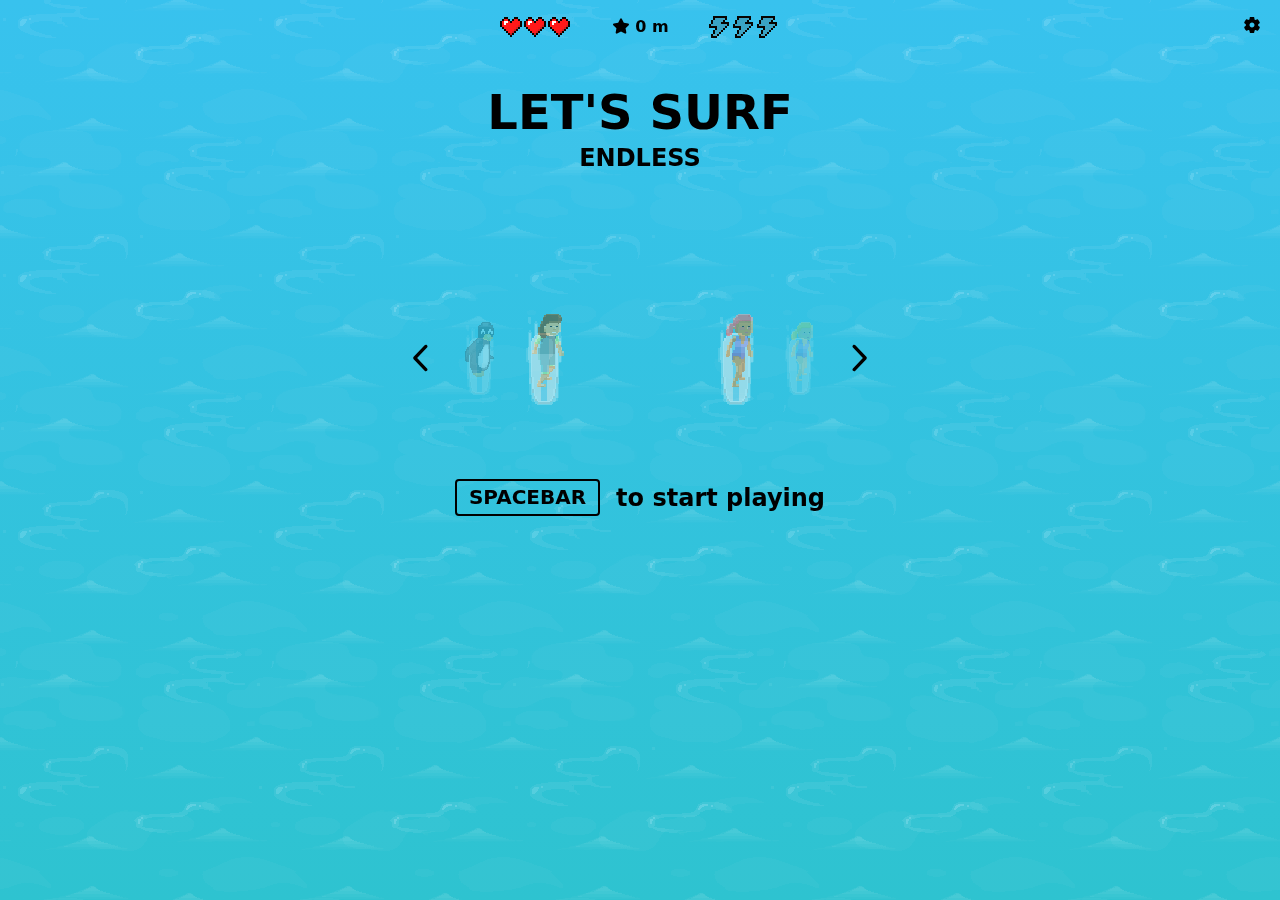
<file: surf/index.html>
<!doctype html>
<html dir="ltr" lang="en">
    <head>
        <meta name="viewport" content="width=device-width, initial-scale=1.0">
        <meta charset="utf-8">
        <title>Let's Surf</title>
        <link rel="icon" type="image/svg+xml" href="favicon.svg">
        <link rel="apple-touch-icon" sizes="128x128" href="icons/icon-128.png">
        <link rel="apple-touch-icon" sizes="256x256" href="icons/icon-256.png">
        <script src="js/base-error-reporting.js"></script>
        <script src="js/surf-error-reporting.js"></script>
        <script src="js/assert.js"></script>
        <script src="js/promise_resolver.js"></script>
        <script src="js/cr.js"></script>
        <script src="js/parse_html_subset.js"></script>
        <script src="js/load_time_data.js"></script>
        <script src="js/util.js"></script>
        <script src="js/strings.js"></script>
        <link href="css/interface.css" rel="stylesheet" media="all"/>
        <link rel="manifest" href="appmanifest.json">
    </head>
    <body>
        <div id="hamburger-container"></div>
        <div id="modal-root"></div>
        <script defer="defer" src="js/lib_react.chunk.js"></script>
        <script defer="defer" src="js/lib_common.chunk.js"></script>
        <script defer="defer" src="js/surf.bundle.js"></script>
        <script src="register-sw.js"></script>
    </body>
</html>
</file>
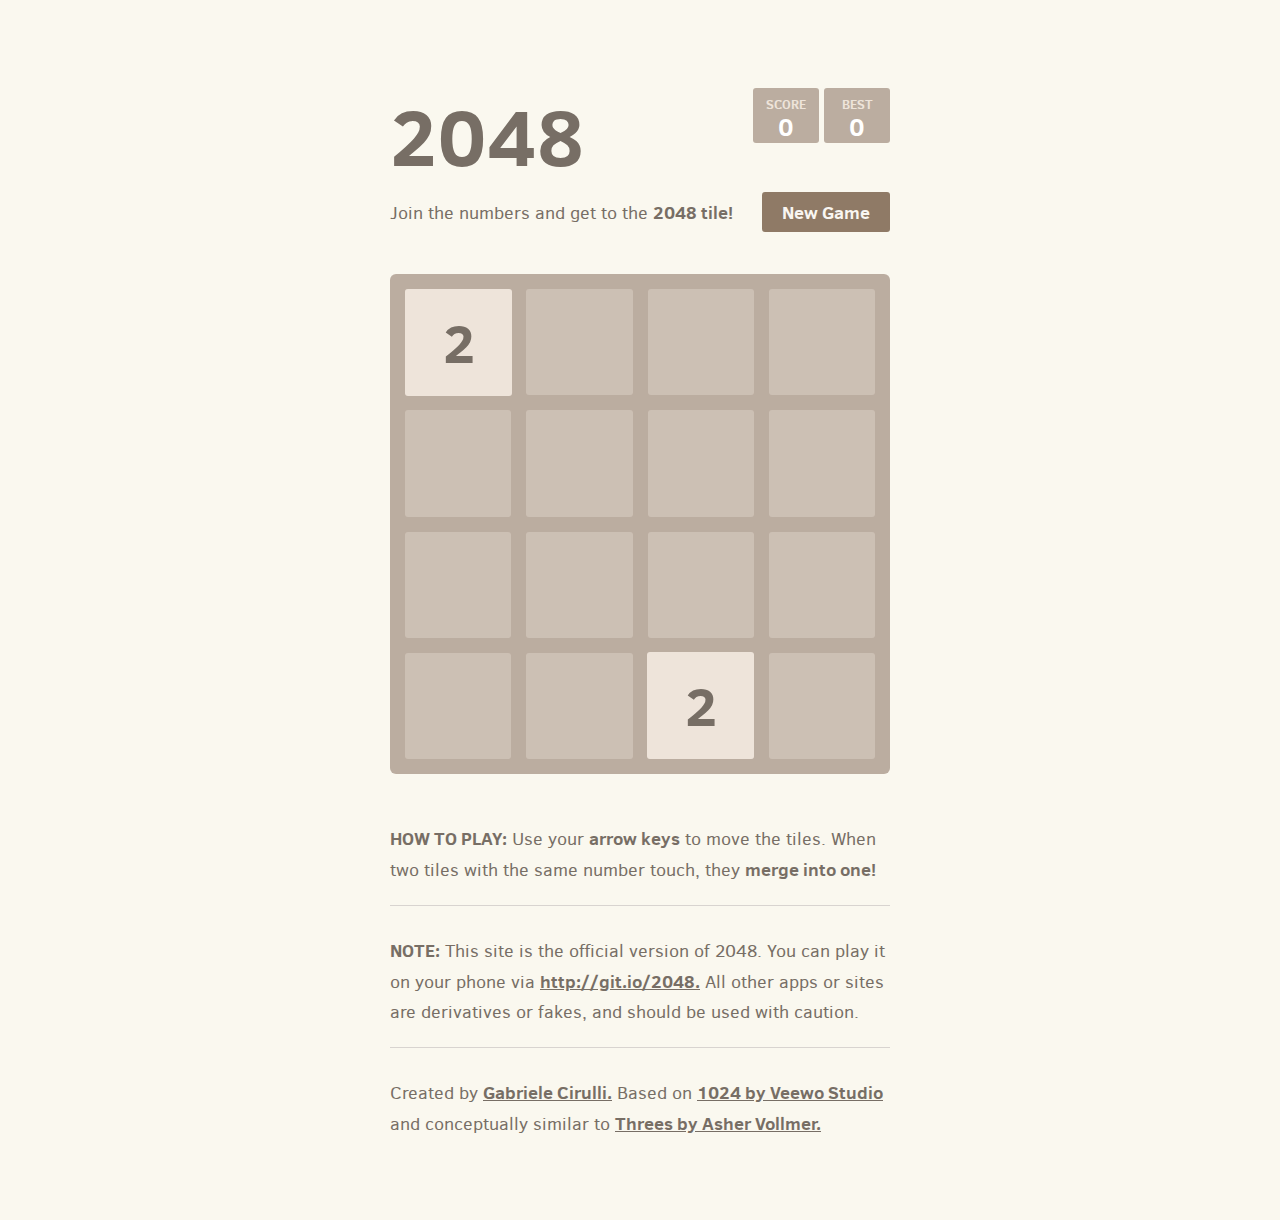
<file: games/2048/index.html>
<!DOCTYPE html>
<html>
<head>
  <meta charset="utf-8">
  <title>2048</title>

  <link href="style/main.css" rel="stylesheet" type="text/css">
  <link rel="shortcut icon" href="favicon.ico">
  <link rel="apple-touch-icon" href="meta/apple-touch-icon.png">
  <link rel="apple-touch-startup-image" href="meta/apple-touch-startup-image-640x1096.png" media="(device-width: 320px) and (device-height: 568px) and (-webkit-device-pixel-ratio: 2)"> <!-- iPhone 5+ -->
  <link rel="apple-touch-startup-image" href="meta/apple-touch-startup-image-640x920.png"  media="(device-width: 320px) and (device-height: 480px) and (-webkit-device-pixel-ratio: 2)"> <!-- iPhone, retina -->
  <meta name="apple-mobile-web-app-capable" content="yes">
  <meta name="apple-mobile-web-app-status-bar-style" content="black">

  <meta name="HandheldFriendly" content="True">
  <meta name="MobileOptimized" content="320">
  <meta name="viewport" content="width=device-width, target-densitydpi=160dpi, initial-scale=1.0, maximum-scale=1, user-scalable=no, minimal-ui">
</head>
<body>
  <div class="container">
    <div class="heading">
      <h1 class="title">2048</h1>
      <div class="scores-container">
        <div class="score-container">0</div>
        <div class="best-container">0</div>
      </div>
    </div>

    <div class="above-game">
      <p class="game-intro">Join the numbers and get to the <strong>2048 tile!</strong></p>
      <a class="restart-button">New Game</a>
    </div>

    <div class="game-container">
      <div class="game-message">
        <p></p>
        <div class="lower">
	        <a class="keep-playing-button">Keep going</a>
          <a class="retry-button">Try again</a>
        </div>
      </div>

      <div class="grid-container">
        <div class="grid-row">
          <div class="grid-cell"></div>
          <div class="grid-cell"></div>
          <div class="grid-cell"></div>
          <div class="grid-cell"></div>
        </div>
        <div class="grid-row">
          <div class="grid-cell"></div>
          <div class="grid-cell"></div>
          <div class="grid-cell"></div>
          <div class="grid-cell"></div>
        </div>
        <div class="grid-row">
          <div class="grid-cell"></div>
          <div class="grid-cell"></div>
          <div class="grid-cell"></div>
          <div class="grid-cell"></div>
        </div>
        <div class="grid-row">
          <div class="grid-cell"></div>
          <div class="grid-cell"></div>
          <div class="grid-cell"></div>
          <div class="grid-cell"></div>
        </div>
      </div>

      <div class="tile-container">

      </div>
    </div>

    <p class="game-explanation">
      <strong class="important">How to play:</strong> Use your <strong>arrow keys</strong> to move the tiles. When two tiles with the same number touch, they <strong>merge into one!</strong>
    </p>
    <hr>
    <p>
    <strong class="important">Note:</strong> This site is the official version of 2048. You can play it on your phone via <a href="http://git.io/2048">http://git.io/2048.</a> All other apps or sites are derivatives or fakes, and should be used with caution.
    </p>
    <hr>
    <p>
    Created by <a href="http://gabrielecirulli.com" target="_blank">Gabriele Cirulli.</a> Based on <a href="https://itunes.apple.com/us/app/1024!/id823499224" target="_blank">1024 by Veewo Studio</a> and conceptually similar to <a href="http://asherv.com/threes/" target="_blank">Threes by Asher Vollmer.</a>
    </p>
  </div>

  <script src="js/bind_polyfill.js"></script>
  <script src="js/classlist_polyfill.js"></script>
  <script src="js/animframe_polyfill.js"></script>
  <script src="js/keyboard_input_manager.js"></script>
  <script src="js/html_actuator.js"></script>
  <script src="js/grid.js"></script>
  <script src="js/tile.js"></script>
  <script src="js/local_storage_manager.js"></script>
  <script src="js/game_manager.js"></script>
  <script src="js/application.js"></script>
</body>
</html>
</file>
<file: games/2048/style/main.css>
@import url(fonts/clear-sans.css);
html, body {
  margin: 0;
  padding: 0;
  background: #faf8ef;
  color: #776e65;
  font-family: "Clear Sans", "Helvetica Neue", Arial, sans-serif;
  font-size: 18px; }

body {
  margin: 80px 0; }

.heading:after {
  content: "";
  display: block;
  clear: both; }

h1.title {
  font-size: 80px;
  font-weight: bold;
  margin: 0;
  display: block;
  float: left; }

@-webkit-keyframes move-up {
  0% {
    top: 25px;
    opacity: 1; }

  100% {
    top: -50px;
    opacity: 0; } }
@-moz-keyframes move-up {
  0% {
    top: 25px;
    opacity: 1; }

  100% {
    top: -50px;
    opacity: 0; } }
@keyframes move-up {
  0% {
    top: 25px;
    opacity: 1; }

  100% {
    top: -50px;
    opacity: 0; } }
.scores-container {
  float: right;
  text-align: right; }

.score-container, .best-container {
  position: relative;
  display: inline-block;
  background: #bbada0;
  padding: 15px 25px;
  font-size: 25px;
  height: 25px;
  line-height: 47px;
  font-weight: bold;
  border-radius: 3px;
  color: white;
  margin-top: 8px;
  text-align: center; }
  .score-container:after, .best-container:after {
    position: absolute;
    width: 100%;
    top: 10px;
    left: 0;
    text-transform: uppercase;
    font-size: 13px;
    line-height: 13px;
    text-align: center;
    color: #eee4da; }
  .score-container .score-addition, .best-container .score-addition {
    position: absolute;
    right: 30px;
    color: red;
    font-size: 25px;
    line-height: 25px;
    font-weight: bold;
    color: rgba(119, 110, 101, 0.9);
    z-index: 100;
    -webkit-animation: move-up 600ms ease-in;
    -moz-animation: move-up 600ms ease-in;
    animation: move-up 600ms ease-in;
    -webkit-animation-fill-mode: both;
    -moz-animation-fill-mode: both;
    animation-fill-mode: both; }

.score-container:after {
  content: "Score"; }

.best-container:after {
  content: "Best"; }

p {
  margin-top: 0;
  margin-bottom: 10px;
  line-height: 1.65; }

a {
  color: #776e65;
  font-weight: bold;
  text-decoration: underline;
  cursor: pointer; }

strong.important {
  text-transform: uppercase; }

hr {
  border: none;
  border-bottom: 1px solid #d8d4d0;
  margin-top: 20px;
  margin-bottom: 30px; }

.container {
  width: 500px;
  margin: 0 auto; }

@-webkit-keyframes fade-in {
  0% {
    opacity: 0; }

  100% {
    opacity: 1; } }
@-moz-keyframes fade-in {
  0% {
    opacity: 0; }

  100% {
    opacity: 1; } }
@keyframes fade-in {
  0% {
    opacity: 0; }

  100% {
    opacity: 1; } }
.game-container {
  margin-top: 40px;
  position: relative;
  padding: 15px;
  cursor: default;
  -webkit-touch-callout: none;
  -ms-touch-callout: none;
  -webkit-user-select: none;
  -moz-user-select: none;
  -ms-user-select: none;
  -ms-touch-action: none;
  touch-action: none;
  background: #bbada0;
  border-radius: 6px;
  width: 500px;
  height: 500px;
  -webkit-box-sizing: border-box;
  -moz-box-sizing: border-box;
  box-sizing: border-box; }
  .game-container .game-message {
    display: none;
    position: absolute;
    top: 0;
    right: 0;
    bottom: 0;
    left: 0;
    background: rgba(238, 228, 218, 0.5);
    z-index: 100;
    text-align: center;
    -webkit-animation: fade-in 800ms ease 1200ms;
    -moz-animation: fade-in 800ms ease 1200ms;
    animation: fade-in 800ms ease 1200ms;
    -webkit-animation-fill-mode: both;
    -moz-animation-fill-mode: both;
    animation-fill-mode: both; }
    .game-container .game-message p {
      font-size: 60px;
      font-weight: bold;
      height: 60px;
      line-height: 60px;
      margin-top: 222px; }
    .game-container .game-message .lower {
      display: block;
      margin-top: 59px; }
    .game-container .game-message a {
      display: inline-block;
      background: #8f7a66;
      border-radius: 3px;
      padding: 0 20px;
      text-decoration: none;
      color: #f9f6f2;
      height: 40px;
      line-height: 42px;
      margin-left: 9px; }
      .game-container .game-message a.keep-playing-button {
        display: none; }
    .game-container .game-message.game-won {
      background: rgba(237, 194, 46, 0.5);
      color: #f9f6f2; }
      .game-container .game-message.game-won a.keep-playing-button {
        display: inline-block; }
    .game-container .game-message.game-won, .game-container .game-message.game-over {
      display: block; }

.grid-container {
  position: absolute;
  z-index: 1; }

.grid-row {
  margin-bottom: 15px; }
  .grid-row:last-child {
    margin-bottom: 0; }
  .grid-row:after {
    content: "";
    display: block;
    clear: both; }

.grid-cell {
  width: 106.25px;
  height: 106.25px;
  margin-right: 15px;
  float: left;
  border-radius: 3px;
  background: rgba(238, 228, 218, 0.35); }
  .grid-cell:last-child {
    margin-right: 0; }

.tile-container {
  position: absolute;
  z-index: 2; }

.tile, .tile .tile-inner {
  width: 107px;
  height: 107px;
  line-height: 107px; }
.tile.tile-position-1-1 {
  -webkit-transform: translate(0px, 0px);
  -moz-transform: translate(0px, 0px);
  -ms-transform: translate(0px, 0px);
  transform: translate(0px, 0px); }
.tile.tile-position-1-2 {
  -webkit-transform: translate(0px, 121px);
  -moz-transform: translate(0px, 121px);
  -ms-transform: translate(0px, 121px);
  transform: translate(0px, 121px); }
.tile.tile-position-1-3 {
  -webkit-transform: translate(0px, 242px);
  -moz-transform: translate(0px, 242px);
  -ms-transform: translate(0px, 242px);
  transform: translate(0px, 242px); }
.tile.tile-position-1-4 {
  -webkit-transform: translate(0px, 363px);
  -moz-transform: translate(0px, 363px);
  -ms-transform: translate(0px, 363px);
  transform: translate(0px, 363px); }
.tile.tile-position-2-1 {
  -webkit-transform: translate(121px, 0px);
  -moz-transform: translate(121px, 0px);
  -ms-transform: translate(121px, 0px);
  transform: translate(121px, 0px); }
.tile.tile-position-2-2 {
  -webkit-transform: translate(121px, 121px);
  -moz-transform: translate(121px, 121px);
  -ms-transform: translate(121px, 121px);
  transform: translate(121px, 121px); }
.tile.tile-position-2-3 {
  -webkit-transform: translate(121px, 242px);
  -moz-transform: translate(121px, 242px);
  -ms-transform: translate(121px, 242px);
  transform: translate(121px, 242px); }
.tile.tile-position-2-4 {
  -webkit-transform: translate(121px, 363px);
  -moz-transform: translate(121px, 363px);
  -ms-transform: translate(121px, 363px);
  transform: translate(121px, 363px); }
.tile.tile-position-3-1 {
  -webkit-transform: translate(242px, 0px);
  -moz-transform: translate(242px, 0px);
  -ms-transform: translate(242px, 0px);
  transform: translate(242px, 0px); }
.tile.tile-position-3-2 {
  -webkit-transform: translate(242px, 121px);
  -moz-transform: translate(242px, 121px);
  -ms-transform: translate(242px, 121px);
  transform: translate(242px, 121px); }
.tile.tile-position-3-3 {
  -webkit-transform: translate(242px, 242px);
  -moz-transform: translate(242px, 242px);
  -ms-transform: translate(242px, 242px);
  transform: translate(242px, 242px); }
.tile.tile-position-3-4 {
  -webkit-transform: translate(242px, 363px);
  -moz-transform: translate(242px, 363px);
  -ms-transform: translate(242px, 363px);
  transform: translate(242px, 363px); }
.tile.tile-position-4-1 {
  -webkit-transform: translate(363px, 0px);
  -moz-transform: translate(363px, 0px);
  -ms-transform: translate(363px, 0px);
  transform: translate(363px, 0px); }
.tile.tile-position-4-2 {
  -webkit-transform: translate(363px, 121px);
  -moz-transform: translate(363px, 121px);
  -ms-transform: translate(363px, 121px);
  transform: translate(363px, 121px); }
.tile.tile-position-4-3 {
  -webkit-transform: translate(363px, 242px);
  -moz-transform: translate(363px, 242px);
  -ms-transform: translate(363px, 242px);
  transform: translate(363px, 242px); }
.tile.tile-position-4-4 {
  -webkit-transform: translate(363px, 363px);
  -moz-transform: translate(363px, 363px);
  -ms-transform: translate(363px, 363px);
  transform: translate(363px, 363px); }

.tile {
  position: absolute;
  -webkit-transition: 100ms ease-in-out;
  -moz-transition: 100ms ease-in-out;
  transition: 100ms ease-in-out;
  -webkit-transition-property: -webkit-transform;
  -moz-transition-property: -moz-transform;
  transition-property: transform; }
  .tile .tile-inner {
    border-radius: 3px;
    background: #eee4da;
    text-align: center;
    font-weight: bold;
    z-index: 10;
    font-size: 55px; }
  .tile.tile-2 .tile-inner {
    background: #eee4da;
    box-shadow: 0 0 30px 10px rgba(243, 215, 116, 0), inset 0 0 0 1px rgba(255, 255, 255, 0); }
  .tile.tile-4 .tile-inner {
    background: #ede0c8;
    box-shadow: 0 0 30px 10px rgba(243, 215, 116, 0), inset 0 0 0 1px rgba(255, 255, 255, 0); }
  .tile.tile-8 .tile-inner {
    color: #f9f6f2;
    background: #f2b179; }
  .tile.tile-16 .tile-inner {
    color: #f9f6f2;
    background: #f59563; }
  .tile.tile-32 .tile-inner {
    color: #f9f6f2;
    background: #f67c5f; }
  .tile.tile-64 .tile-inner {
    color: #f9f6f2;
    background: #f65e3b; }
  .tile.tile-128 .tile-inner {
    color: #f9f6f2;
    background: #edcf72;
    box-shadow: 0 0 30px 10px rgba(243, 215, 116, 0.2381), inset 0 0 0 1px rgba(255, 255, 255, 0.14286);
    font-size: 45px; }
    @media screen and (max-width: 520px) {
      .tile.tile-128 .tile-inner {
        font-size: 25px; } }
  .tile.tile-256 .tile-inner {
    color: #f9f6f2;
    background: #edcc61;
    box-shadow: 0 0 30px 10px rgba(243, 215, 116, 0.31746), inset 0 0 0 1px rgba(255, 255, 255, 0.19048);
    font-size: 45px; }
    @media screen and (max-width: 520px) {
      .tile.tile-256 .tile-inner {
        font-size: 25px; } }
  .tile.tile-512 .tile-inner {
    color: #f9f6f2;
    background: #edc850;
    box-shadow: 0 0 30px 10px rgba(243, 215, 116, 0.39683), inset 0 0 0 1px rgba(255, 255, 255, 0.2381);
    font-size: 45px; }
    @media screen and (max-width: 520px) {
      .tile.tile-512 .tile-inner {
        font-size: 25px; } }
  .tile.tile-1024 .tile-inner {
    color: #f9f6f2;
    background: #edc53f;
    box-shadow: 0 0 30px 10px rgba(243, 215, 116, 0.47619), inset 0 0 0 1px rgba(255, 255, 255, 0.28571);
    font-size: 35px; }
    @media screen and (max-width: 520px) {
      .tile.tile-1024 .tile-inner {
        font-size: 15px; } }
  .tile.tile-2048 .tile-inner {
    color: #f9f6f2;
    background: #edc22e;
    box-shadow: 0 0 30px 10px rgba(243, 215, 116, 0.55556), inset 0 0 0 1px rgba(255, 255, 255, 0.33333);
    font-size: 35px; }
    @media screen and (max-width: 520px) {
      .tile.tile-2048 .tile-inner {
        font-size: 15px; } }
  .tile.tile-super .tile-inner {
    color: #f9f6f2;
    background: #3c3a32;
    font-size: 30px; }
    @media screen and (max-width: 520px) {
      .tile.tile-super .tile-inner {
        font-size: 10px; } }

@-webkit-keyframes appear {
  0% {
    opacity: 0;
    -webkit-transform: scale(0);
    -moz-transform: scale(0);
    -ms-transform: scale(0);
    transform: scale(0); }

  100% {
    opacity: 1;
    -webkit-transform: scale(1);
    -moz-transform: scale(1);
    -ms-transform: scale(1);
    transform: scale(1); } }
@-moz-keyframes appear {
  0% {
    opacity: 0;
    -webkit-transform: scale(0);
    -moz-transform: scale(0);
    -ms-transform: scale(0);
    transform: scale(0); }

  100% {
    opacity: 1;
    -webkit-transform: scale(1);
    -moz-transform: scale(1);
    -ms-transform: scale(1);
    transform: scale(1); } }
@keyframes appear {
  0% {
    opacity: 0;
    -webkit-transform: scale(0);
    -moz-transform: scale(0);
    -ms-transform: scale(0);
    transform: scale(0); }

  100% {
    opacity: 1;
    -webkit-transform: scale(1);
    -moz-transform: scale(1);
    -ms-transform: scale(1);
    transform: scale(1); } }
.tile-new .tile-inner {
  -webkit-animation: appear 200ms ease 100ms;
  -moz-animation: appear 200ms ease 100ms;
  animation: appear 200ms ease 100ms;
  -webkit-animation-fill-mode: backwards;
  -moz-animation-fill-mode: backwards;
  animation-fill-mode: backwards; }

@-webkit-keyframes pop {
  0% {
    -webkit-transform: scale(0);
    -moz-transform: scale(0);
    -ms-transform: scale(0);
    transform: scale(0); }

  50% {
    -webkit-transform: scale(1.2);
    -moz-transform: scale(1.2);
    -ms-transform: scale(1.2);
    transform: scale(1.2); }

  100% {
    -webkit-transform: scale(1);
    -moz-transform: scale(1);
    -ms-transform: scale(1);
    transform: scale(1); } }
@-moz-keyframes pop {
  0% {
    -webkit-transform: scale(0);
    -moz-transform: scale(0);
    -ms-transform: scale(0);
    transform: scale(0); }

  50% {
    -webkit-transform: scale(1.2);
    -moz-transform: scale(1.2);
    -ms-transform: scale(1.2);
    transform: scale(1.2); }

  100% {
    -webkit-transform: scale(1);
    -moz-transform: scale(1);
    -ms-transform: scale(1);
    transform: scale(1); } }
@keyframes pop {
  0% {
    -webkit-transform: scale(0);
    -moz-transform: scale(0);
    -ms-transform: scale(0);
    transform: scale(0); }

  50% {
    -webkit-transform: scale(1.2);
    -moz-transform: scale(1.2);
    -ms-transform: scale(1.2);
    transform: scale(1.2); }

  100% {
    -webkit-transform: scale(1);
    -moz-transform: scale(1);
    -ms-transform: scale(1);
    transform: scale(1); } }
.tile-merged .tile-inner {
  z-index: 20;
  -webkit-animation: pop 200ms ease 100ms;
  -moz-animation: pop 200ms ease 100ms;
  animation: pop 200ms ease 100ms;
  -webkit-animation-fill-mode: backwards;
  -moz-animation-fill-mode: backwards;
  animation-fill-mode: backwards; }

.above-game:after {
  content: "";
  display: block;
  clear: both; }

.game-intro {
  float: left;
  line-height: 42px;
  margin-bottom: 0; }

.restart-button {
  display: inline-block;
  background: #8f7a66;
  border-radius: 3px;
  padding: 0 20px;
  text-decoration: none;
  color: #f9f6f2;
  height: 40px;
  line-height: 42px;
  display: block;
  text-align: center;
  float: right; }

.game-explanation {
  margin-top: 50px; }

@media screen and (max-width: 520px) {
  html, body {
    font-size: 15px; }

  body {
    margin: 20px 0;
    padding: 0 20px; }

  h1.title {
    font-size: 27px;
    margin-top: 15px; }

  .container {
    width: 280px;
    margin: 0 auto; }

  .score-container, .best-container {
    margin-top: 0;
    padding: 15px 10px;
    min-width: 40px; }

  .heading {
    margin-bottom: 10px; }

  .game-intro {
    width: 55%;
    display: block;
    box-sizing: border-box;
    line-height: 1.65; }

  .restart-button {
    width: 42%;
    padding: 0;
    display: block;
    box-sizing: border-box;
    margin-top: 2px; }

  .game-container {
    margin-top: 17px;
    position: relative;
    padding: 10px;
    cursor: default;
    -webkit-touch-callout: none;
    -ms-touch-callout: none;
    -webkit-user-select: none;
    -moz-user-select: none;
    -ms-user-select: none;
    -ms-touch-action: none;
    touch-action: none;
    background: #bbada0;
    border-radius: 6px;
    width: 280px;
    height: 280px;
    -webkit-box-sizing: border-box;
    -moz-box-sizing: border-box;
    box-sizing: border-box; }
    .game-container .game-message {
      display: none;
      position: absolute;
      top: 0;
      right: 0;
      bottom: 0;
      left: 0;
      background: rgba(238, 228, 218, 0.5);
      z-index: 100;
      text-align: center;
      -webkit-animation: fade-in 800ms ease 1200ms;
      -moz-animation: fade-in 800ms ease 1200ms;
      animation: fade-in 800ms ease 1200ms;
      -webkit-animation-fill-mode: both;
      -moz-animation-fill-mode: both;
      animation-fill-mode: both; }
      .game-container .game-message p {
        font-size: 60px;
        font-weight: bold;
        height: 60px;
        line-height: 60px;
        margin-top: 222px; }
      .game-container .game-message .lower {
        display: block;
        margin-top: 59px; }
      .game-container .game-message a {
        display: inline-block;
        background: #8f7a66;
        border-radius: 3px;
        padding: 0 20px;
        text-decoration: none;
        color: #f9f6f2;
        height: 40px;
        line-height: 42px;
        margin-left: 9px; }
        .game-container .game-message a.keep-playing-button {
          display: none; }
      .game-container .game-message.game-won {
        background: rgba(237, 194, 46, 0.5);
        color: #f9f6f2; }
        .game-container .game-message.game-won a.keep-playing-button {
          display: inline-block; }
      .game-container .game-message.game-won, .game-container .game-message.game-over {
        display: block; }

  .grid-container {
    position: absolute;
    z-index: 1; }

  .grid-row {
    margin-bottom: 10px; }
    .grid-row:last-child {
      margin-bottom: 0; }
    .grid-row:after {
      content: "";
      display: block;
      clear: both; }

  .grid-cell {
    width: 57.5px;
    height: 57.5px;
    margin-right: 10px;
    float: left;
    border-radius: 3px;
    background: rgba(238, 228, 218, 0.35); }
    .grid-cell:last-child {
      margin-right: 0; }

  .tile-container {
    position: absolute;
    z-index: 2; }

  .tile, .tile .tile-inner {
    width: 58px;
    height: 58px;
    line-height: 58px; }
  .tile.tile-position-1-1 {
    -webkit-transform: translate(0px, 0px);
    -moz-transform: translate(0px, 0px);
    -ms-transform: translate(0px, 0px);
    transform: translate(0px, 0px); }
  .tile.tile-position-1-2 {
    -webkit-transform: translate(0px, 67px);
    -moz-transform: translate(0px, 67px);
    -ms-transform: translate(0px, 67px);
    transform: translate(0px, 67px); }
  .tile.tile-position-1-3 {
    -webkit-transform: translate(0px, 135px);
    -moz-transform: translate(0px, 135px);
    -ms-transform: translate(0px, 135px);
    transform: translate(0px, 135px); }
  .tile.tile-position-1-4 {
    -webkit-transform: translate(0px, 202px);
    -moz-transform: translate(0px, 202px);
    -ms-transform: translate(0px, 202px);
    transform: translate(0px, 202px); }
  .tile.tile-position-2-1 {
    -webkit-transform: translate(67px, 0px);
    -moz-transform: translate(67px, 0px);
    -ms-transform: translate(67px, 0px);
    transform: translate(67px, 0px); }
  .tile.tile-position-2-2 {
    -webkit-transform: translate(67px, 67px);
    -moz-transform: translate(67px, 67px);
    -ms-transform: translate(67px, 67px);
    transform: translate(67px, 67px); }
  .tile.tile-position-2-3 {
    -webkit-transform: translate(67px, 135px);
    -moz-transform: translate(67px, 135px);
    -ms-transform: translate(67px, 135px);
    transform: translate(67px, 135px); }
  .tile.tile-position-2-4 {
    -webkit-transform: translate(67px, 202px);
    -moz-transform: translate(67px, 202px);
    -ms-transform: translate(67px, 202px);
    transform: translate(67px, 202px); }
  .tile.tile-position-3-1 {
    -webkit-transform: translate(135px, 0px);
    -moz-transform: translate(135px, 0px);
    -ms-transform: translate(135px, 0px);
    transform: translate(135px, 0px); }
  .tile.tile-position-3-2 {
    -webkit-transform: translate(135px, 67px);
    -moz-transform: translate(135px, 67px);
    -ms-transform: translate(135px, 67px);
    transform: translate(135px, 67px); }
  .tile.tile-position-3-3 {
    -webkit-transform: translate(135px, 135px);
    -moz-transform: translate(135px, 135px);
    -ms-transform: translate(135px, 135px);
    transform: translate(135px, 135px); }
  .tile.tile-position-3-4 {
    -webkit-transform: translate(135px, 202px);
    -moz-transform: translate(135px, 202px);
    -ms-transform: translate(135px, 202px);
    transform: translate(135px, 202px); }
  .tile.tile-position-4-1 {
    -webkit-transform: translate(202px, 0px);
    -moz-transform: translate(202px, 0px);
    -ms-transform: translate(202px, 0px);
    transform: translate(202px, 0px); }
  .tile.tile-position-4-2 {
    -webkit-transform: translate(202px, 67px);
    -moz-transform: translate(202px, 67px);
    -ms-transform: translate(202px, 67px);
    transform: translate(202px, 67px); }
  .tile.tile-position-4-3 {
    -webkit-transform: translate(202px, 135px);
    -moz-transform: translate(202px, 135px);
    -ms-transform: translate(202px, 135px);
    transform: translate(202px, 135px); }
  .tile.tile-position-4-4 {
    -webkit-transform: translate(202px, 202px);
    -moz-transform: translate(202px, 202px);
    -ms-transform: translate(202px, 202px);
    transform: translate(202px, 202px); }

  .tile .tile-inner {
    font-size: 35px; }

  .game-message p {
    font-size: 30px !important;
    height: 30px !important;
    line-height: 30px !important;
    margin-top: 90px !important; }
  .game-message .lower {
    margin-top: 30px !important; } }
</file>
<file: surf/css/interface.css>
/** Copyright (C) Microsoft Corporation. All rights reserved.
 * Use of this source code is governed by a BSD-style license that can be
 * found in the LICENSE file.
 */

/* minimal css reset */
html, body, div, h1, h2, h3, h4, h5, h6, a, p, img, ul, li, button { padding: 0; margin: 0; border: 0; outline: 0; }

html, body {
  width: 100vw; /* fullscreen */
  height: 100vh; /* fullscreen */
  overflow: hidden;
  user-select: none;
  font-family: system-ui, sans-serif;
  font-size: 16px;
  color: #000000;
  touch-action: pinch-zoom; /* prevents navigating back with one finger */
}

/* game layers fill entire page */
#game-canvas, #game-bg, #game-gradient, #game-ui, #game-tint {
  overflow: hidden;
  position: absolute;
  user-select: none;
  width: 100vw;
  height: 100vh;
  top: 0;
  left: 0;
}

/* from edge */
#hamburger-container {
  overflow: visible;
  position: absolute;
  top: 10px;
  right: 8px;
}

html[dir="rtl"] #hamburger-container {
  right: unset;
  left: 10px;
}

html[dir="rtl"].icon-arrow-right,
html[dir="rtl"].icon-arrow-left {
  /* undo RTL */
  transform: scale(-1, 1);
}

#modal-root {
  position: fixed;
}



/* page structure */

#game-gradient {
  z-index: 1;
  pointer-events: none;
}

@media (forced-colors:active) {
  /* CanvasText, LinkText, VisitedText, ActiveText, GrayText, Field, FieldText, HighlightText, Highlight (txt bg), ButtonText, ButtonFace (btn bg) */
  #game-bg { background: Canvas !important; }
}

#game-bg {
  background-repeat: repeat;
  image-rendering: pixelated; /* important */
  image-rendering: crisp-edges;
  image-rendering: -moz-crisp-edges;
  image-rendering: -webkit-crisp-edges;
  z-index: 2;
  pointer-events: none;
}

#game-canvas {
  image-rendering: pixelated; /* important */
  image-rendering: crisp-edges;
  image-rendering: -moz-crisp-edges;
  image-rendering: -webkit-crisp-edges;
  z-index: 3;
}

/* overlay */

#game-tint {
  pointer-events: none;
  z-index: 4;
  background: linear-gradient(180deg, rgba(255,255,255,0.6) 0%, rgba(255,255,255,0.1) 100%);
  transition: opacity 0.35s, visibility 0s 0.35s;
  transition-timing-function: cubic-bezier(0.30, 0.20, 0.20, 1.00);
  visibility: hidden;
  opacity: 0;
  backdrop-filter: blur(0px);
  -webkit-backdrop-filter: blur(0px);
}

#game-tint.visible {
  pointer-events: inherit;
  transition: opacity 0.35s; /* instant visibility */
  visibility: visible;
  opacity: 1;
  backdrop-filter: blur(4px);
  -webkit-backdrop-filter: blur(4px);
}

/* main game ui */

#game-ui {
  width: calc(100vw - 32px); /* fullscreen minus 32 padding */
  height: calc(100vh - 32px); /* fullscreen minus 32 padding */
  padding: 16px;
  z-index: 5;
}

#ui-title,
#ui-subtitle {
  width: calc(100vw - 32px); /* fullscreen minus 32 padding */
  font-weight: bold;
  text-align: center;
  text-transform: uppercase;
}

#ui-title {
  margin-top: calc(10vh - 40px);
  line-height: 48px;
  font-size: 48px;
}

#ui-subtitle {
  margin-top: 10px;
  line-height: 24px;
  font-size: 24px;
}

/* shrinks title for super small screens */
@media screen and (max-height: 480px) {
  #ui-title { line-height: 36px; font-size: 36px; }
  #ui-subtitle { line-height: 20px; font-size: 20px; }
}

/* hides mode title on tiny screens */
@media screen and (max-height: 360px) {
  #ui-subtitle { visibility: hidden; }
}

/* hides game title on tiny screens */
@media screen and (max-height: 280px) {
  #ui-title { visibility: hidden; }
}

#ui-selector {
  position: absolute;
  top: calc(40vh - 64px);
  left: calc(50vw - 240px);
  width: 480px; /* fullscreen minus 32 padding */
  height: 128px;
  display: flex;
    justify-content: space-between;
  align-items: center;
}

#ui-selector span {
  border-radius: 4px;
  background-color: rgba(255,255,255,0);
  transition: background-color 0.1s;
}

#ui-selector span:hover {
  background: rgba(255,255,255,0.4);
  cursor: pointer;
}

/* shrink menu arrows on narrow screens */
@media screen and (max-width: 520px) {
  #ui-selector { left: calc(50vw - 220px); width: 440px; }
}

/* hide menu arrows on narrow screens */
@media screen and (max-width: 420px) {
  #ui-selector span { visibility: hidden;  }
}

#ui-container {
  display: inline-block;
}

#view-container {
  position: absolute;
  top: calc(100vh * 0.55 - 32px); /* minus half height */
  width: calc(100vw - 32px); /* fullscreen minus 32 padding */
  text-align: center;
}

#ui-instruct {
  position: relative;
/*  top: calc(100vh * 0.6 - 32px); /* minus half height */
/*  width: calc(100vw - 32px); /* fullscreen minus 32 padding */
  text-align: center;
}

#instruct-content {
  padding: 16px 12px;
}

#instruct-content.tinted {
  background-color: rgba(255,255,255,0.6);
  box-shadow: 0px 16px 24px rgba(0,0,0,0.16);
  border-radius: 4px;
}

@supports not (-moz-appearance:none) {	
    #instruct-content.tinted {	
        backdrop-filter: blur(32px);	
        -webkit-backdrop-filter: blur(32px);	
    }	
} /* Backdrop filter is broken on Firefox */

#instruct-icon { /* xbox + ps */
  display: inline-block;
  vertical-align: middle;
  width: 32px;
  height: 32px;
}

#instruct-action { /* spacebar, double tap, double click */
  display: inline-block;
  margin: 0 8px;
  vertical-align: middle;
}

#instruct-action.outline { /* spacebar, double tap, double click */
  padding: 4px 12px 5px;
  border: 2px solid #000000;
  border-radius: 4px;
  font-size: 20px;
  font-weight: bold;
  text-transform: uppercase;
}

#instruct-text {
  display: inline-block;
  margin: 0 8px;
  vertical-align: middle;
  font-size: 24px;
  font-weight: 600;
}

#ui-notify {
  position: absolute;
  top: calc(100vh * 0.75 - 24px);
  width: calc(100vw - 32px); /* fullscreen minus 32 padding */
  text-align: center;
  transition: opacity 0.5s, visibility 0s 0.5s;
  transition-timing-function: cubic-bezier(0.30, 0.20, 0.20, 1.00);
  visibility: hidden;
  opacity: 0;
}

#ui-notify.visible {
  transition: opacity 0.35s; /* instant visibility */
  visibility: visible;
  opacity: 1;
}

#notify-content {
  display: inline-block;
  padding: 12px 20px;
  font-weight: 600;
  border-radius: 4px;
  color: #FFFFFF;
  background-color: rgba(0,0,0,0.7);
  backdrop-filter: blur(32px);
  -webkit-backdrop-filter: blur(32px);
}

#notify-shareLink {
  display: inline-flex;
  vertical-align: -33%;
  align-items: center;
  font-weight: normal;
  background-color: rgba(255,255,255,0.2);
  padding: 4px 8px 2px;
  margin-inline-start: 12px;
  border-radius: 4px;
  cursor: pointer;
  color: currentColor;
}

#notify-shareLink:hover {
  background-color: rgba(255,255,255,0.3);
}

#notify-shareText {
}

/* game stats and ui */

#ui-dash {
  position: relative;
  width: 100%;
  margin: 0 auto;
}

#dash-stats {
  display: flex;
  width: 280px;
  margin: 0 auto;
}

#stats-score,
.stats-icons {
  display: flex;
  justify-content: center;
  height: 22px;
  flex-basis: 136px;
}

.stats-icons {
  flex-basis: 72px;
  image-rendering: pixelated; /* important */
  image-rendering: crisp-edges;
  image-rendering: -moz-crisp-edges;
  image-rendering: -webkit-crisp-edges;
}

.stats-icons div {
  width: 22px;
  height: 22px;
  margin-inline-end: 2px;
  background-size: 1920px 512px;
}

.life-full { background-position: -1px -1px; }
.life-empty { background-position: -1px -25px; }
.boost-full { background-position: -25px -1px; }
.boost-empty { background-position: -25px -25px; }
.shield { background-position: -49px -1px; }
.infinite { background-position: -49px -25px; }

#score-icon {
  display: inline-block;
  vertical-align: middle;
  height: 22px;
  margin-inline-end: 4px;
}

#score-text {
  vertical-align: middle;
  font-size: 16px;
  font-weight: bold;
  line-height: 22px;
}

#ui-share {
  position: relative;
  text-align: center;
  margin-top: 10px;
  visibility: hidden;
}

#ui-share.visible {
  visibility: visible;
}

#share-content {
  padding: 12px 12px;
}

#share-content.tinted {
  background-color: rgba(255,255,255,0.6);
  backdrop-filter: blur(32px);
  -webkit-backdrop-filter: blur(32px);
  box-shadow: 0px 16px 24px rgba(0,0,0,0.16);
  border-radius: 4px;
}

#share-best-score {
  font-size: 12px;
  line-height: 14px;
  text-align: center;
  color: #8E8E8E;
}

#share-new-score {
  text-align: center;
  font-weight: 500;
  font-size: 30px;
  line-height: 32px;
  align-items: center;
  color: #000000;
}

#share-text {
  margin-top: 4px;
  text-align: center;
  font-style: normal;
  font-weight: 500;
  font-size: 14px;
  line-height: 16px;
  color: #000000;
}

#share-action {
  margin-top: 10px;
  width: 113px;
  height: 32px;
  background: #000000;
  box-sizing: border-box;
  border-radius: 4px;
}

#share-action-container {
  display: inline-block;
  margin-top: 2px;
}

#share-action-container > svg {
  vertical-align: top;
}

#share-action-container > svg > path {
  fill: #FFFFFF;
}

#share-action-text {
  font-style: normal;
  font-size: 18px;
  color: #FFFFFF;
  margin-left: 7.5px;
  font-weight: 550;
}

.icon-star {
  vertical-align: top;
}

.icon-fill {
  fill: #000000;
}

#ui-notify .icon-fill {
  fill: #FFFFFF;
}

@media (forced-colors:active) {
  /* CanvasText, LinkText, VisitedText, ActiveText, GrayText, Field, FieldText, HighlightText, Highlight (txt bg), ButtonText, ButtonFace (btn bg) */
  .icon-fill { fill: CanvasText !important; }
}
</file>
